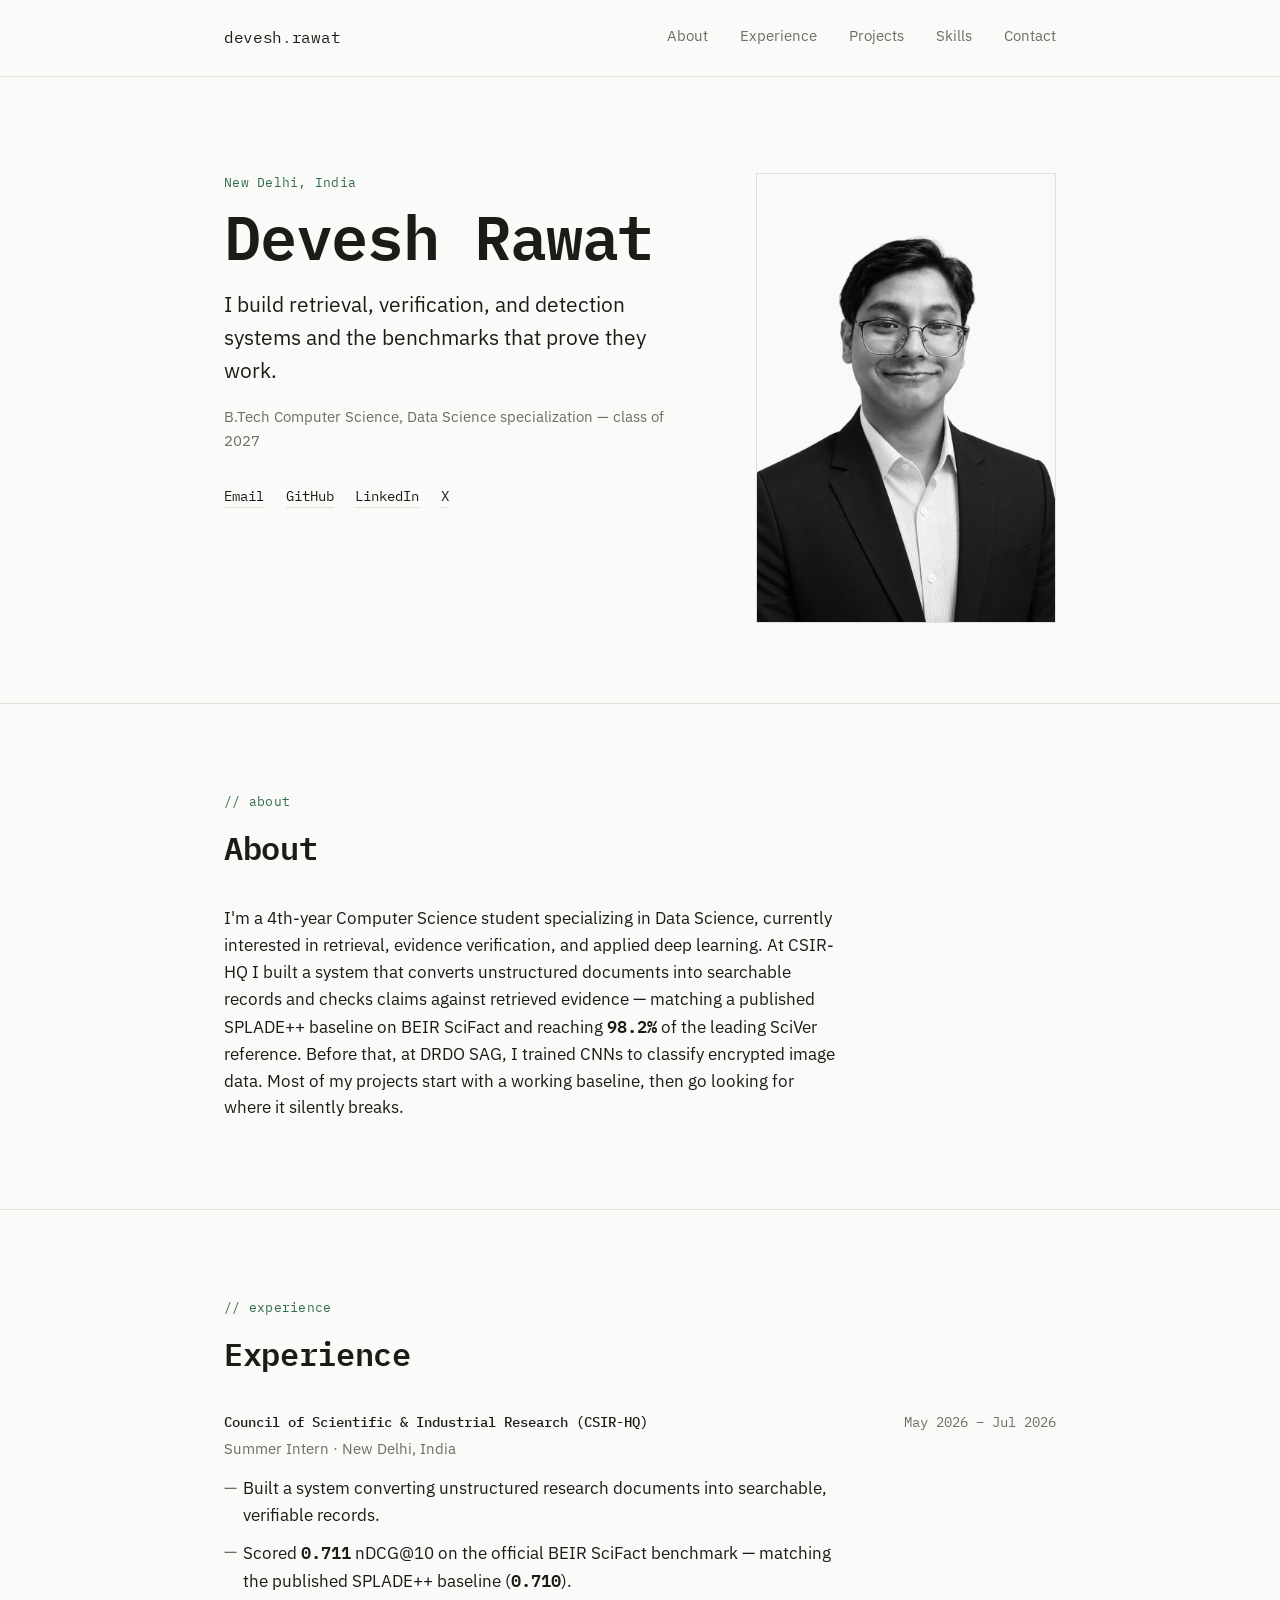
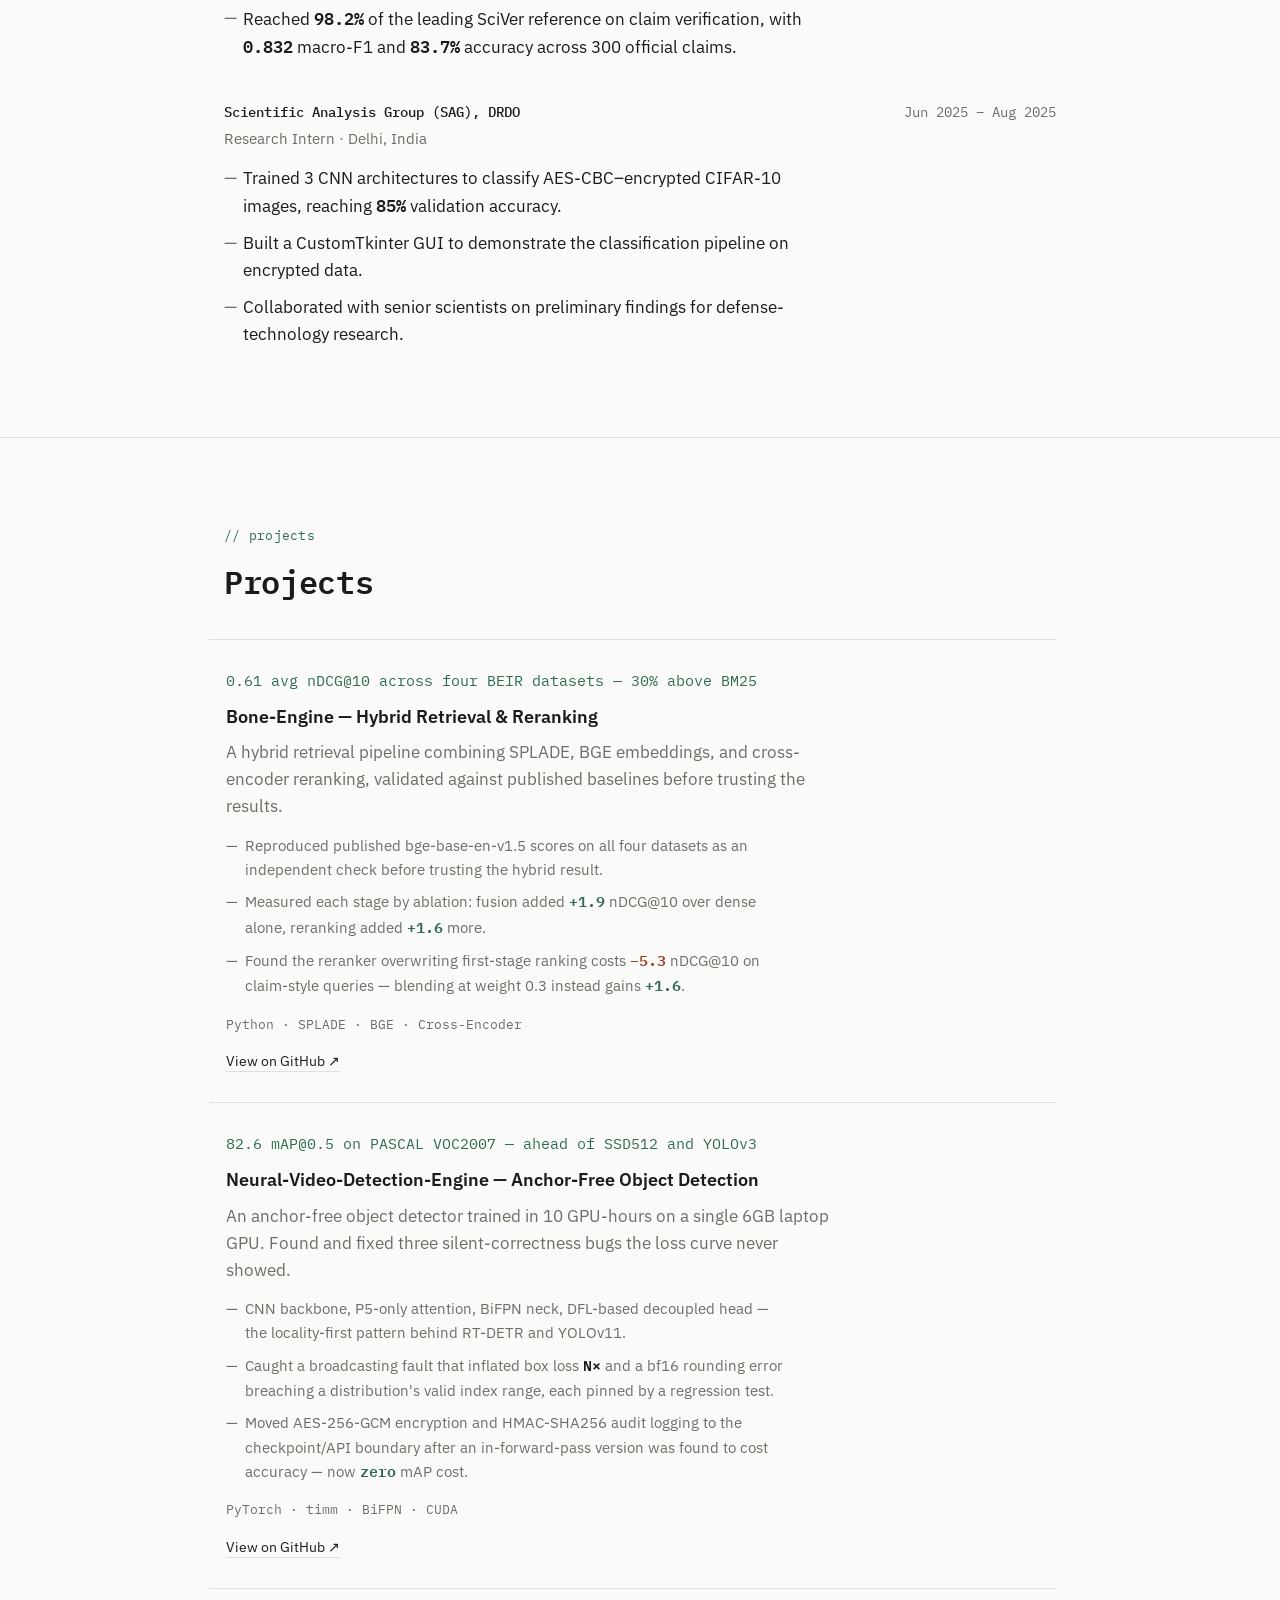
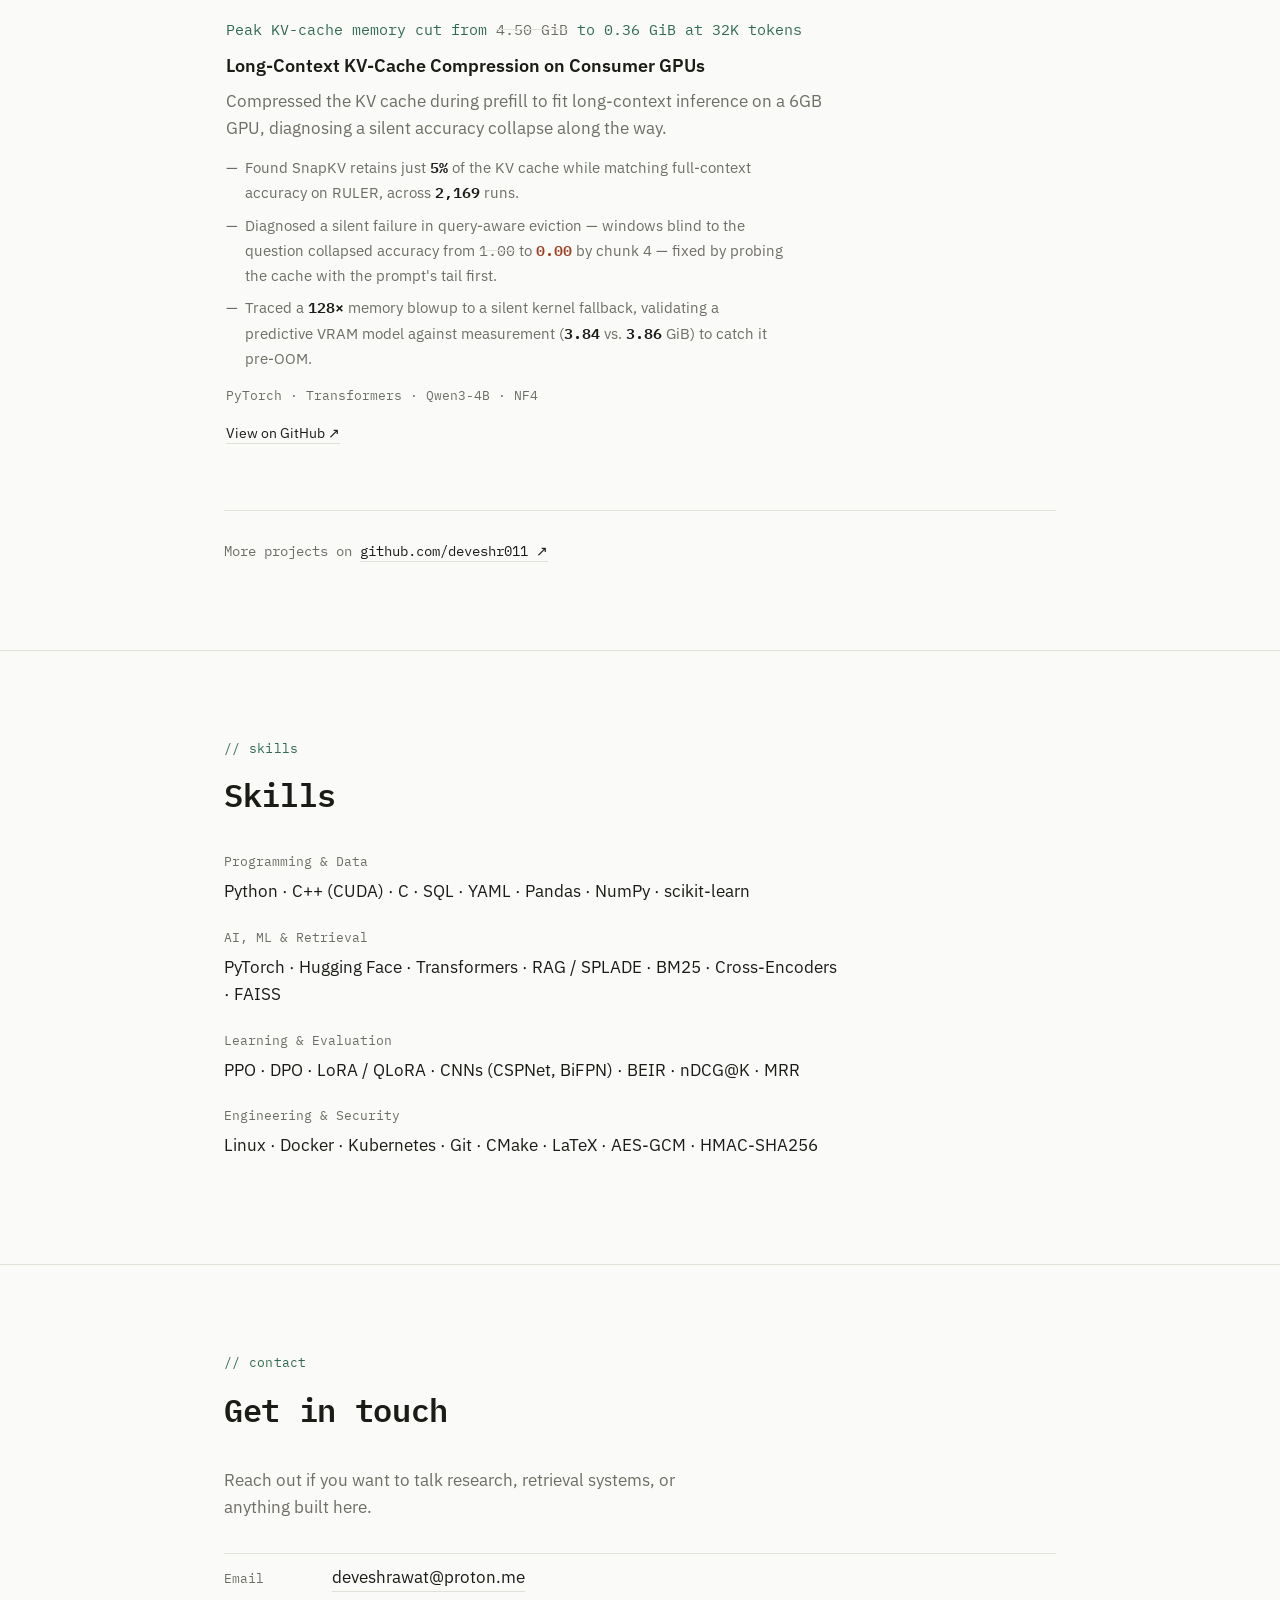
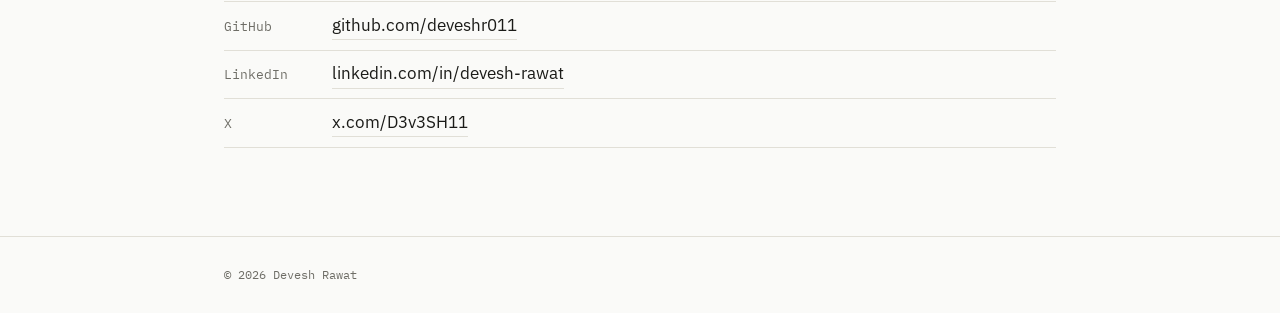
<file: index.html>
<!doctype html>
<html lang="en">
<head>
<meta charset="UTF-8">
<meta name="viewport" content="width=device-width, initial-scale=1">
<title>Devesh Rawat, CS Student, Retrieval &amp; ML Systems</title>
<meta name="description" content="Devesh Rawat builds retrieval, verification, and detection systems, and the benchmarks that prove they work. Research at CSIR-HQ and DRDO SAG.">
<meta name="theme-color" content="#fafaf8">
<link rel="canonical" href="https://deveshr011.github.io/">
<link rel="icon" type="image/png" href="assets/favicon-96x96.png" sizes="96x96">
<link rel="icon" type="image/svg+xml" href="assets/favicon.svg">
<link rel="shortcut icon" href="assets/favicon.ico">
<link rel="apple-touch-icon" sizes="180x180" href="assets/apple-touch-icon.png">
<link rel="manifest" href="site.webmanifest">

<link rel="preload" href="assets/fonts/ibm-plex-mono-600.woff2" as="font" type="font/woff2" crossorigin>
<link rel="preload" href="assets/fonts/ibm-plex-sans-400.woff2" as="font" type="font/woff2" crossorigin>
<link rel="stylesheet" href="css/style.css">

<meta property="og:type" content="website">
<meta property="og:site_name" content="devesh.rawat">
<meta property="og:title" content="Devesh Rawat, CS Student, Retrieval & ML Systems">
<meta property="og:description" content="Devesh Rawat builds retrieval, verification, and detection systems, and the benchmarks that prove they work. Research at CSIR-HQ and DRDO SAG.">
<meta property="og:url" content="https://deveshr011.github.io/">
<meta property="og:image" content="https://deveshr011.github.io/assets/profile.jpg">

<meta name="twitter:card" content="summary">
<meta name="twitter:title" content="Devesh Rawat, CS Student, Retrieval & ML Systems">
<meta name="twitter:description" content="Devesh Rawat builds retrieval, verification, and detection systems, and the benchmarks that prove they work. Research at CSIR-HQ and DRDO SAG.">
<meta name="twitter:image" content="https://deveshr011.github.io/assets/profile.jpg">

<script type="application/ld+json">
{
  "@context": "https://schema.org",
  "@type": "Person",
  "name": "Devesh Rawat",
  "url": "https://deveshr011.github.io/",
  "image": "https://deveshr011.github.io/assets/profile.jpg",
  "jobTitle": "Computer Science Student",
  "email": "mailto:deveshrawat@proton.me",
  "affiliation": {
    "@type": "CollegeOrUniversity",
    "name": "BK Birla Institute of Engineering and Technology"
  },
  "alumniOf": {
    "@type": "CollegeOrUniversity",
    "name": "BK Birla Institute of Engineering and Technology"
  },
  "sameAs": [
    "https://github.com/deveshr011",
    "https://www.linkedin.com/in/devesh-rawat-1324a92b0/",
    "https://x.com/D3v3SH11"
  ]
}
</script>
</head>
<body>

<a class="skip-link" href="#main">Skip to content</a>

<header class="site-header">
  <div class="wrap header-inner">
    <a class="wordmark" href="#top">devesh<span class="wordmark-dot">.</span>rawat</a>
    <button class="nav-toggle" id="navToggle" aria-expanded="false" aria-controls="siteNav">
      <span></span><span></span><span></span>
      <span class="sr-only">Menu</span>
    </button>
    <nav class="site-nav" id="siteNav">
      <a href="#about">About</a>
      <a href="#experience">Experience</a>
      <a href="#projects">Projects</a>
      <a href="#skills">Skills</a>
      <a href="#contact">Contact</a>
    </nav>
  </div>
</header>

<main id="main">

  <section class="hero" id="top">
    <div class="wrap hero-inner">
      <div class="hero-text">
        <p class="eyebrow">New Delhi, India</p>
        <h1 class="hero-name">Devesh Rawat</h1>
        <p class="hero-tagline">I build retrieval, verification, and detection systems and the benchmarks that prove they work.</p>
        <p class="hero-meta">B.Tech Computer Science, Data Science specialization — class of 2027</p>
        <ul class="link-row">
          <li><a href="mailto:deveshrawat@proton.me">Email</a></li>
          <li><a href="https://github.com/deveshr011" target="_blank" rel="noopener">GitHub</a></li>
          <li><a href="https://www.linkedin.com/in/devesh-rawat-1324a92b0/" target="_blank" rel="noopener">LinkedIn</a></li>
          <li><a href="https://x.com/D3v3SH11" target="_blank" rel="noopener">X</a></li>
        </ul>
      </div>
      <div class="hero-photo">
        <img src="assets/profile.jpg" alt="Portrait of Devesh Rawat" width="800" height="1200">
      </div>
    </div>
  </section>

  <section class="section" id="about">
    <div class="wrap">
      <p class="eyebrow">// about</p>
      <h2>About</h2>
      <p class="about-text">
        I'm a 4th-year Computer Science student specializing in Data Science, currently
        interested in retrieval, evidence verification, and applied deep learning. At
        CSIR-HQ I built a system that converts unstructured documents into searchable
        records and checks claims against retrieved evidence — matching a published
        SPLADE++ baseline on BEIR SciFact and reaching <strong class="metric">98.2%</strong>
        of the leading SciVer reference. Before that, at DRDO SAG, I trained CNNs to
        classify encrypted image data. Most of my projects start with a working baseline,
        then go looking for where it silently breaks.
      </p>
    </div>
  </section>

  <section class="section" id="experience">
    <div class="wrap">
      <p class="eyebrow">// experience</p>
      <h2>Experience</h2>

      <article class="role">
        <div class="role-head">
          <span class="role-org">Council of Scientific &amp; Industrial Research (CSIR-HQ)</span>
          <span class="role-dates">May 2026 – Jul 2026</span>
        </div>
        <p class="role-title">Summer Intern · New Delhi, India</p>
        <ul class="role-bullets">
          <li>Built a system converting unstructured research documents into searchable, verifiable records.</li>
          <li>Scored <strong class="metric">0.711</strong> nDCG@10 on the official BEIR SciFact benchmark — matching the published SPLADE++ baseline (<strong class="metric">0.710</strong>).</li>
          <li>Reached <strong class="metric">98.2%</strong> of the leading SciVer reference on claim verification, with <strong class="metric">0.832</strong> macro-F1 and <strong class="metric">83.7%</strong> accuracy across 300 official claims.</li>
        </ul>
      </article>

      <article class="role">
        <div class="role-head">
          <span class="role-org">Scientific Analysis Group (SAG), DRDO</span>
          <span class="role-dates">Jun 2025 – Aug 2025</span>
        </div>
        <p class="role-title">Research Intern · Delhi, India</p>
        <ul class="role-bullets">
          <li>Trained 3 CNN architectures to classify AES-CBC–encrypted CIFAR-10 images, reaching <strong class="metric">85%</strong> validation accuracy.</li>
          <li>Built a CustomTkinter GUI to demonstrate the classification pipeline on encrypted data.</li>
          <li>Collaborated with senior scientists on preliminary findings for defense-technology research.</li>
        </ul>
      </article>
    </div>
  </section>

  <section class="section" id="projects">
    <div class="wrap">
      <p class="eyebrow">// projects</p>
      <h2>Projects</h2>

      <article class="project">
        <p class="project-metric">0.61 avg nDCG@10 across four BEIR datasets — 30% above BM25</p>
        <h3 class="project-name">Bone-Engine — Hybrid Retrieval &amp; Reranking</h3>
        <p class="project-desc">A hybrid retrieval pipeline combining SPLADE, BGE embeddings, and cross-encoder reranking, validated against published baselines before trusting the results.</p>
        <ul class="project-bullets">
          <li>Reproduced published bge-base-en-v1.5 scores on all four datasets as an independent check before trusting the hybrid result.</li>
          <li>Measured each stage by ablation: fusion added <span class="delta-pos">+1.9</span> nDCG@10 over dense alone, reranking added <span class="delta-pos">+1.6</span> more.</li>
          <li>Found the reranker overwriting first-stage ranking costs <span class="delta-neg">−5.3</span> nDCG@10 on claim-style queries — blending at weight 0.3 instead gains <span class="delta-pos">+1.6</span>.</li>
        </ul>
        <p class="project-tags">Python · SPLADE · BGE · Cross-Encoder</p>
        <a class="project-link" href="https://github.com/deveshr011" target="_blank" rel="noopener">View on GitHub ↗</a>
      </article>

      <article class="project">
        <p class="project-metric">82.6 mAP@0.5 on PASCAL VOC2007 — ahead of SSD512 and YOLOv3</p>
        <h3 class="project-name">Neural-Video-Detection-Engine — Anchor-Free Object Detection</h3>
        <p class="project-desc">An anchor-free object detector trained in 10 GPU-hours on a single 6GB laptop GPU. Found and fixed three silent-correctness bugs the loss curve never showed.</p>
        <ul class="project-bullets">
          <li>CNN backbone, P5-only attention, BiFPN neck, DFL-based decoupled head — the locality-first pattern behind RT-DETR and YOLOv11.</li>
          <li>Caught a broadcasting fault that inflated box loss <strong class="metric">N&times;</strong> and a bf16 rounding error breaching a distribution's valid index range, each pinned by a regression test.</li>
          <li>Moved AES-256-GCM encryption and HMAC-SHA256 audit logging to the checkpoint/API boundary after an in-forward-pass version was found to cost accuracy — now <span class="delta-pos">zero</span> mAP cost.</li>
        </ul>
        <p class="project-tags">PyTorch · timm · BiFPN · CUDA</p>
        <a class="project-link" href="https://github.com/deveshr011" target="_blank" rel="noopener">View on GitHub ↗</a>
      </article>

      <article class="project">
        <p class="project-metric">Peak KV-cache memory cut from <span class="metric-was">4.50 GiB</span> to 0.36 GiB at 32K tokens</p>
        <h3 class="project-name">Long-Context KV-Cache Compression on Consumer GPUs</h3>
        <p class="project-desc">Compressed the KV cache during prefill to fit long-context inference on a 6GB GPU, diagnosing a silent accuracy collapse along the way.</p>
        <ul class="project-bullets">
          <li>Found SnapKV retains just <strong class="metric">5%</strong> of the KV cache while matching full-context accuracy on RULER, across <strong class="metric">2,169</strong> runs.</li>
          <li>Diagnosed a silent failure in query-aware eviction — windows blind to the question collapsed accuracy from <span class="metric-was">1.00</span> to <span class="delta-neg">0.00</span> by chunk 4 — fixed by probing the cache with the prompt's tail first.</li>
          <li>Traced a <strong class="metric">128&times;</strong> memory blowup to a silent kernel fallback, validating a predictive VRAM model against measurement (<strong class="metric">3.84</strong> vs. <strong class="metric">3.86</strong> GiB) to catch it pre-OOM.</li>
        </ul>
        <p class="project-tags">PyTorch · Transformers · Qwen3-4B · NF4</p>
        <a class="project-link" href="https://github.com/deveshr011" target="_blank" rel="noopener">View on GitHub ↗</a>
      </article>

      <p class="projects-more">More projects on <a href="https://github.com/deveshr011" target="_blank" rel="noopener">github.com/deveshr011 ↗</a></p>
    </div>
  </section>

  <section class="section" id="skills">
    <div class="wrap">
      <p class="eyebrow">// skills</p>
      <h2>Skills</h2>
      <dl class="skills-list">
        <div class="skills-group">
          <dt>Programming &amp; Data</dt>
          <dd>Python · C++ (CUDA) · C · SQL · YAML · Pandas · NumPy · scikit-learn</dd>
        </div>
        <div class="skills-group">
          <dt>AI, ML &amp; Retrieval</dt>
          <dd>PyTorch · Hugging Face · Transformers · RAG / SPLADE · BM25 · Cross-Encoders · FAISS</dd>
        </div>
        <div class="skills-group">
          <dt>Learning &amp; Evaluation</dt>
          <dd>PPO · DPO · LoRA / QLoRA · CNNs (CSPNet, BiFPN) · BEIR · nDCG@K · MRR</dd>
        </div>
        <div class="skills-group">
          <dt>Engineering &amp; Security</dt>
          <dd>Linux · Docker · Kubernetes · Git · CMake · LaTeX · AES-GCM · HMAC-SHA256</dd>
        </div>
      </dl>
    </div>
  </section>

  <section class="section" id="contact">
    <div class="wrap">
      <p class="eyebrow">// contact</p>
      <h2>Get in touch</h2>
      <p class="contact-line">Reach out if you want to talk research, retrieval systems, or anything built here.</p>
      <ul class="contact-list">
        <li><span class="contact-label">Email</span><a href="mailto:deveshrawat@proton.me">deveshrawat@proton.me</a></li>
        <li><span class="contact-label">GitHub</span><a href="https://github.com/deveshr011" target="_blank" rel="noopener">github.com/deveshr011</a></li>
        <li><span class="contact-label">LinkedIn</span><a href="https://www.linkedin.com/in/devesh-rawat-1324a92b0/" target="_blank" rel="noopener">linkedin.com/in/devesh-rawat</a></li>
        <li><span class="contact-label">X</span><a href="https://x.com/D3v3SH11" target="_blank" rel="noopener">x.com/D3v3SH11</a></li>
      </ul>
    </div>
  </section>

</main>

<footer class="site-footer">
  <div class="wrap footer-inner">
    <p>&copy; 2026 Devesh Rawat</p>
  </div>
</footer>

<script src="js/main.js"></script>
</body>
</html>
</file>
<file: css/style.css>
/* ---- Fonts (self-hosted) ---- */
@font-face {
  font-family: 'IBM Plex Sans';
  src: url('../assets/fonts/ibm-plex-sans-400.woff2') format('woff2');
  font-weight: 400; font-style: normal; font-display: swap;
}
@font-face {
  font-family: 'IBM Plex Sans';
  src: url('../assets/fonts/ibm-plex-sans-500.woff2') format('woff2');
  font-weight: 500; font-style: normal; font-display: swap;
}
@font-face {
  font-family: 'IBM Plex Sans';
  src: url('../assets/fonts/ibm-plex-sans-600.woff2') format('woff2');
  font-weight: 600; font-style: normal; font-display: swap;
}
@font-face {
  font-family: 'IBM Plex Sans';
  src: url('../assets/fonts/ibm-plex-sans-700.woff2') format('woff2');
  font-weight: 700; font-style: normal; font-display: swap;
}
@font-face {
  font-family: 'IBM Plex Mono';
  src: url('../assets/fonts/ibm-plex-mono-400.woff2') format('woff2');
  font-weight: 400; font-style: normal; font-display: swap;
}
@font-face {
  font-family: 'IBM Plex Mono';
  src: url('../assets/fonts/ibm-plex-mono-500.woff2') format('woff2');
  font-weight: 500; font-style: normal; font-display: swap;
}
@font-face {
  font-family: 'IBM Plex Mono';
  src: url('../assets/fonts/ibm-plex-mono-600.woff2') format('woff2');
  font-weight: 600; font-style: normal; font-display: swap;
}

/* ---- Tokens ---- */
:root {
  --paper: #fafaf8;
  --paper-raised: #f2f1ec;
  --ink: #1b1b18;
  --muted: #6e6d66;
  --rule: #e1dfd7;
  --signal: #2f6b4f;
  --delta-neg: #9c4221;

  --font-sans: 'IBM Plex Sans', -apple-system, BlinkMacSystemFont, 'Segoe UI', sans-serif;
  --font-mono: 'IBM Plex Mono', ui-monospace, 'SFMono-Regular', Consolas, monospace;

  --content-w: 880px;
  --gap: clamp(1rem, 2vw, 1.5rem);
}

/* ---- Reset ---- */
*, *::before, *::after { box-sizing: border-box; }
html { -webkit-text-size-adjust: 100%; }
body {
  margin: 0;
  background: var(--paper);
  color: var(--ink);
  font-family: var(--font-sans);
  font-size: 17px;
  line-height: 1.6;
  -webkit-font-smoothing: antialiased;
}
img { max-width: 100%; height: auto; display: block; }

::selection {
  background: var(--signal);
  color: var(--paper);
}
a { color: inherit; }
ul { list-style: none; margin: 0; padding: 0; }
h1, h2, h3 { margin: 0; }
p { margin: 0; }

.wrap {
  max-width: var(--content-w);
  margin-inline: auto;
  padding-inline: 1.5rem;
}

.sr-only {
  position: absolute;
  width: 1px; height: 1px;
  overflow: hidden;
  clip: rect(0 0 0 0);
  white-space: nowrap;
}

.skip-link {
  position: absolute;
  left: -9999px;
  top: 0;
  background: var(--ink);
  color: var(--paper);
  padding: 0.75rem 1rem;
  z-index: 100;
  font-family: var(--font-mono);
  font-size: 0.85rem;
}
.skip-link:focus {
  left: 1rem;
  top: 1rem;
}

a:focus-visible,
button:focus-visible {
  outline: 2px solid var(--signal);
  outline-offset: 3px;
}

/* ---- Header ---- */
.site-header {
  position: sticky;
  top: 0;
  z-index: 20;
  background: var(--paper);
  border-bottom: 1px solid var(--rule);
}
.header-inner {
  display: flex;
  align-items: center;
  justify-content: space-between;
  height: 76px;
}
.wordmark {
  font-family: var(--font-mono);
  font-size: 1rem;
  text-decoration: none;
  color: var(--ink);
  letter-spacing: -0.02em;
}
.wordmark-dot { color: var(--signal); }

.site-nav {
  display: flex;
  gap: clamp(1.25rem, 2.5vw, 2.25rem);
}
.site-nav a {
  text-decoration: none;
  font-size: 0.92rem;
  color: var(--muted);
  border-bottom: 1px solid transparent;
  padding-bottom: 3px;
  transition: color 0.15s ease, border-color 0.15s ease;
}
.site-nav a:hover {
  color: var(--ink);
  border-color: var(--signal);
}

.nav-toggle {
  display: none;
  flex-direction: column;
  justify-content: center;
  gap: 5px;
  width: 32px;
  height: 32px;
  background: none;
  border: none;
  cursor: pointer;
  padding: 0;
}
.nav-toggle span {
  display: block;
  width: 100%;
  height: 1.5px;
  background: var(--ink);
}

/* ---- Eyebrow / headings ---- */
.eyebrow {
  font-family: var(--font-mono);
  font-size: 0.8rem;
  color: var(--signal);
  letter-spacing: 0.02em;
  margin-bottom: 0.6rem;
}
.section h2 {
  font-family: var(--font-mono);
  font-weight: 600;
  font-size: clamp(1.5rem, 3vw, 2rem);
  letter-spacing: -0.01em;
  margin-bottom: 2rem;
}

.metric {
  font-family: var(--font-mono);
  font-weight: 600;
  font-variant-numeric: tabular-nums;
  color: var(--ink);
}

.delta-pos,
.delta-neg {
  font-family: var(--font-mono);
  font-weight: 600;
  font-variant-numeric: tabular-nums;
}
.delta-pos { color: var(--signal); }
.delta-neg { color: var(--delta-neg); }

.metric-was {
  font-family: var(--font-mono);
  font-variant-numeric: tabular-nums;
  color: var(--muted);
  font-weight: 400;
  text-decoration: line-through;
  text-decoration-color: var(--rule);
  text-decoration-thickness: 1px;
}

/* ---- Hero ---- */
.hero {
  padding-block: clamp(3.5rem, 8vw, 6rem) clamp(3.5rem, 8vw, 5rem);
}
.hero-inner {
  display: grid;
  grid-template-columns: 1fr 300px;
  gap: clamp(2rem, 5vw, 3.5rem);
  align-items: start;
}
.hero-name {
  font-family: var(--font-mono);
  font-weight: 600;
  font-size: clamp(2.6rem, 6vw, 3.9rem);
  letter-spacing: -0.02em;
  line-height: 1.05;
  margin-bottom: 1.2rem;
}
.hero-tagline {
  font-size: clamp(1.1rem, 2vw, 1.3rem);
  max-width: 36ch;
  margin-bottom: 1.1rem;
}
.hero-meta {
  font-size: 0.92rem;
  color: var(--muted);
  margin-bottom: 1.85rem;
}
.link-row {
  display: flex;
  flex-wrap: wrap;
  gap: 1.35rem;
}
.link-row a {
  font-family: var(--font-mono);
  font-size: 0.88rem;
  text-decoration: none;
  border-bottom: 1px solid var(--rule);
  padding-bottom: 2px;
  transition: border-color 0.15s ease, color 0.15s ease;
}
.link-row a:hover {
  color: var(--signal);
  border-color: var(--signal);
}

.hero-photo img {
  width: 100%;
  aspect-ratio: 2 / 3;
  object-fit: cover;
  border: 1px solid var(--rule);
  filter: grayscale(1);
}

@keyframes hero-in {
  from { opacity: 0; transform: translateY(10px); }
  to { opacity: 1; transform: translateY(0); }
}
.hero-text > * {
  animation: hero-in 0.5s ease both;
}
.hero-text > *:nth-child(1) { animation-delay: 0s; }
.hero-text > *:nth-child(2) { animation-delay: 0.08s; }
.hero-text > *:nth-child(3) { animation-delay: 0.16s; }
.hero-text > *:nth-child(4) { animation-delay: 0.24s; }
.hero-text > *:nth-child(5) { animation-delay: 0.32s; }
.hero-photo {
  animation: hero-in 0.6s ease 0.15s both;
}

@media (prefers-reduced-motion: reduce) {
  .hero-text > *,
  .hero-photo {
    animation: none;
  }
}

/* ---- Sections ---- */
.section {
  padding-block: clamp(3.5rem, 7vw, 5.5rem);
  border-top: 1px solid var(--rule);
}

.about-text {
  max-width: 62ch;
  font-size: 1.05rem;
}

/* ---- Experience ---- */
.role { margin-bottom: 2.5rem; }
.role:last-child { margin-bottom: 0; }
.role-head {
  display: flex;
  flex-wrap: wrap;
  justify-content: space-between;
  gap: 0.5rem;
  font-family: var(--font-mono);
  font-size: 0.85rem;
  margin-bottom: 0.25rem;
}
.role-org { font-weight: 500; }
.role-dates { color: var(--muted); }
.role-title {
  color: var(--muted);
  font-size: 0.92rem;
  margin-bottom: 0.9rem;
}
.role-bullets li {
  position: relative;
  padding-left: 1.2rem;
  margin-bottom: 0.6rem;
  max-width: 62ch;
}
.role-bullets li::before {
  content: '—';
  position: absolute;
  left: 0;
  color: var(--muted);
}
.role-bullets li:last-child { margin-bottom: 0; }

/* ---- Projects ---- */
.project {
  padding-top: 1.75rem;
  padding-bottom: 1.75rem;
  padding-left: 1rem;
  margin-left: -1rem;
  border-top: 1px solid var(--rule);
  border-left: 2px solid transparent;
  transition: border-left-color 0.2s ease;
}
.project:first-child { border-top: none; padding-top: 0; }
.project:last-child { padding-bottom: 0; }
.project:hover { border-left-color: var(--signal); }
.project-metric {
  font-family: var(--font-mono);
  font-size: 0.95rem;
  color: var(--signal);
  margin-bottom: 0.6rem;
  font-variant-numeric: tabular-nums;
}
.project-name {
  font-size: 1.15rem;
  font-weight: 600;
  margin-bottom: 0.5rem;
}
.project-desc {
  color: var(--muted);
  max-width: 62ch;
  margin-bottom: 0.75rem;
}
.project-bullets {
  margin-bottom: 1rem;
}
.project-bullets li {
  position: relative;
  padding-left: 1.2rem;
  margin-bottom: 0.5rem;
  max-width: 62ch;
  color: var(--muted);
  font-size: 0.95rem;
}
.project-bullets li::before {
  content: '—';
  position: absolute;
  left: 0;
}
.project-bullets li:last-child { margin-bottom: 0; }
.project-tags {
  font-family: var(--font-mono);
  font-size: 0.8rem;
  color: var(--muted);
  margin-bottom: 0.75rem;
}
.project-link {
  font-size: 0.9rem;
  text-decoration: none;
  border-bottom: 1px solid var(--rule);
  padding-bottom: 1px;
  transition: border-color 0.15s ease, color 0.15s ease;
}
.project-link:hover {
  color: var(--signal);
  border-color: var(--signal);
}

.projects-more {
  margin-top: 2.25rem;
  padding-top: 1.75rem;
  border-top: 1px solid var(--rule);
  font-family: var(--font-mono);
  font-size: 0.9rem;
  color: var(--muted);
}
.projects-more a {
  text-decoration: none;
  border-bottom: 1px solid var(--rule);
  padding-bottom: 1px;
  color: var(--ink);
  transition: border-color 0.15s ease, color 0.15s ease;
}
.projects-more a:hover {
  color: var(--signal);
  border-color: var(--signal);
}

/* ---- Skills ---- */
.skills-list {
  display: grid;
  gap: 1.4rem;
}
.skills-group dt {
  font-family: var(--font-mono);
  font-size: 0.8rem;
  color: var(--muted);
  margin-bottom: 0.35rem;
}
.skills-group dd {
  margin: 0;
  max-width: 62ch;
}

/* ---- Contact ---- */
.contact-line {
  max-width: 52ch;
  color: var(--muted);
  margin-bottom: 2rem;
}
.contact-list li {
  display: flex;
  gap: 1.25rem;
  padding-block: 0.6rem;
  border-top: 1px solid var(--rule);
  align-items: baseline;
}
.contact-list li:last-child { border-bottom: 1px solid var(--rule); }
.contact-label {
  font-family: var(--font-mono);
  font-size: 0.8rem;
  color: var(--muted);
  width: 5.5rem;
  flex-shrink: 0;
}
.contact-list a {
  text-decoration: none;
  border-bottom: 1px solid var(--rule);
}
.contact-list a:hover {
  color: var(--signal);
  border-color: var(--signal);
}

/* ---- Footer ---- */
.site-footer {
  border-top: 1px solid var(--rule);
}
.footer-inner {
  padding-block: 1.75rem;
  font-family: var(--font-mono);
  font-size: 0.78rem;
  color: var(--muted);
}

/* ---- 404 ---- */
.error-page {
  min-height: calc(100vh - 77px);
  display: flex;
  align-items: center;
}
.error-back {
  margin-top: 1.5rem;
}
.error-back a {
  font-family: var(--font-mono);
  font-size: 0.92rem;
  text-decoration: none;
  border-bottom: 1px solid var(--rule);
  padding-bottom: 2px;
  transition: border-color 0.15s ease, color 0.15s ease;
}
.error-back a:hover {
  color: var(--signal);
  border-color: var(--signal);
}

/* ---- Responsive ---- */
@media (max-width: 720px) {
  .nav-toggle { display: flex; }
  .site-nav {
    position: absolute;
    top: 76px;
    left: 0;
    right: 0;
    background: var(--paper);
    border-bottom: 1px solid var(--rule);
    flex-direction: column;
    padding: 1rem 1.5rem 1.5rem;
    gap: 1rem;
    display: none;
  }
  .site-nav.is-open { display: flex; }

  .hero-inner {
    grid-template-columns: 1fr;
  }
  .hero-photo { max-width: 220px; }

  .role-head { flex-direction: column; }
  .contact-label { width: 4.5rem; font-size: 0.75rem; }
}

/* ---- Print ---- */
@page {
  margin: 1.5cm;
}
@media print {
  body {
    font-size: 11pt;
    color: #000;
  }
  .site-header,
  .nav-toggle,
  .skip-link {
    display: none;
  }
  .hero-text > *,
  .hero-photo {
    animation: none;
    opacity: 1;
    transform: none;
  }
  a {
    color: #000;
    text-decoration: underline;
  }
  .link-row a::after,
  .project-link::after {
    content: " (" attr(href) ")";
    font-size: 0.75em;
    color: #333;
  }
  .hero {
    padding-top: 0;
  }
  .hero-photo img {
    max-width: 130px;
    border-color: #000;
  }
  .eyebrow,
  .metric,
  .project-metric {
    color: #000;
  }
  .section {
    border-top-color: #999;
  }
  .role,
  .project {
    break-inside: avoid;
  }
  .project {
    border-left: none;
    padding-left: 0;
    margin-left: 0;
  }
  .site-footer {
    border-top-color: #999;
  }
}
</file>
